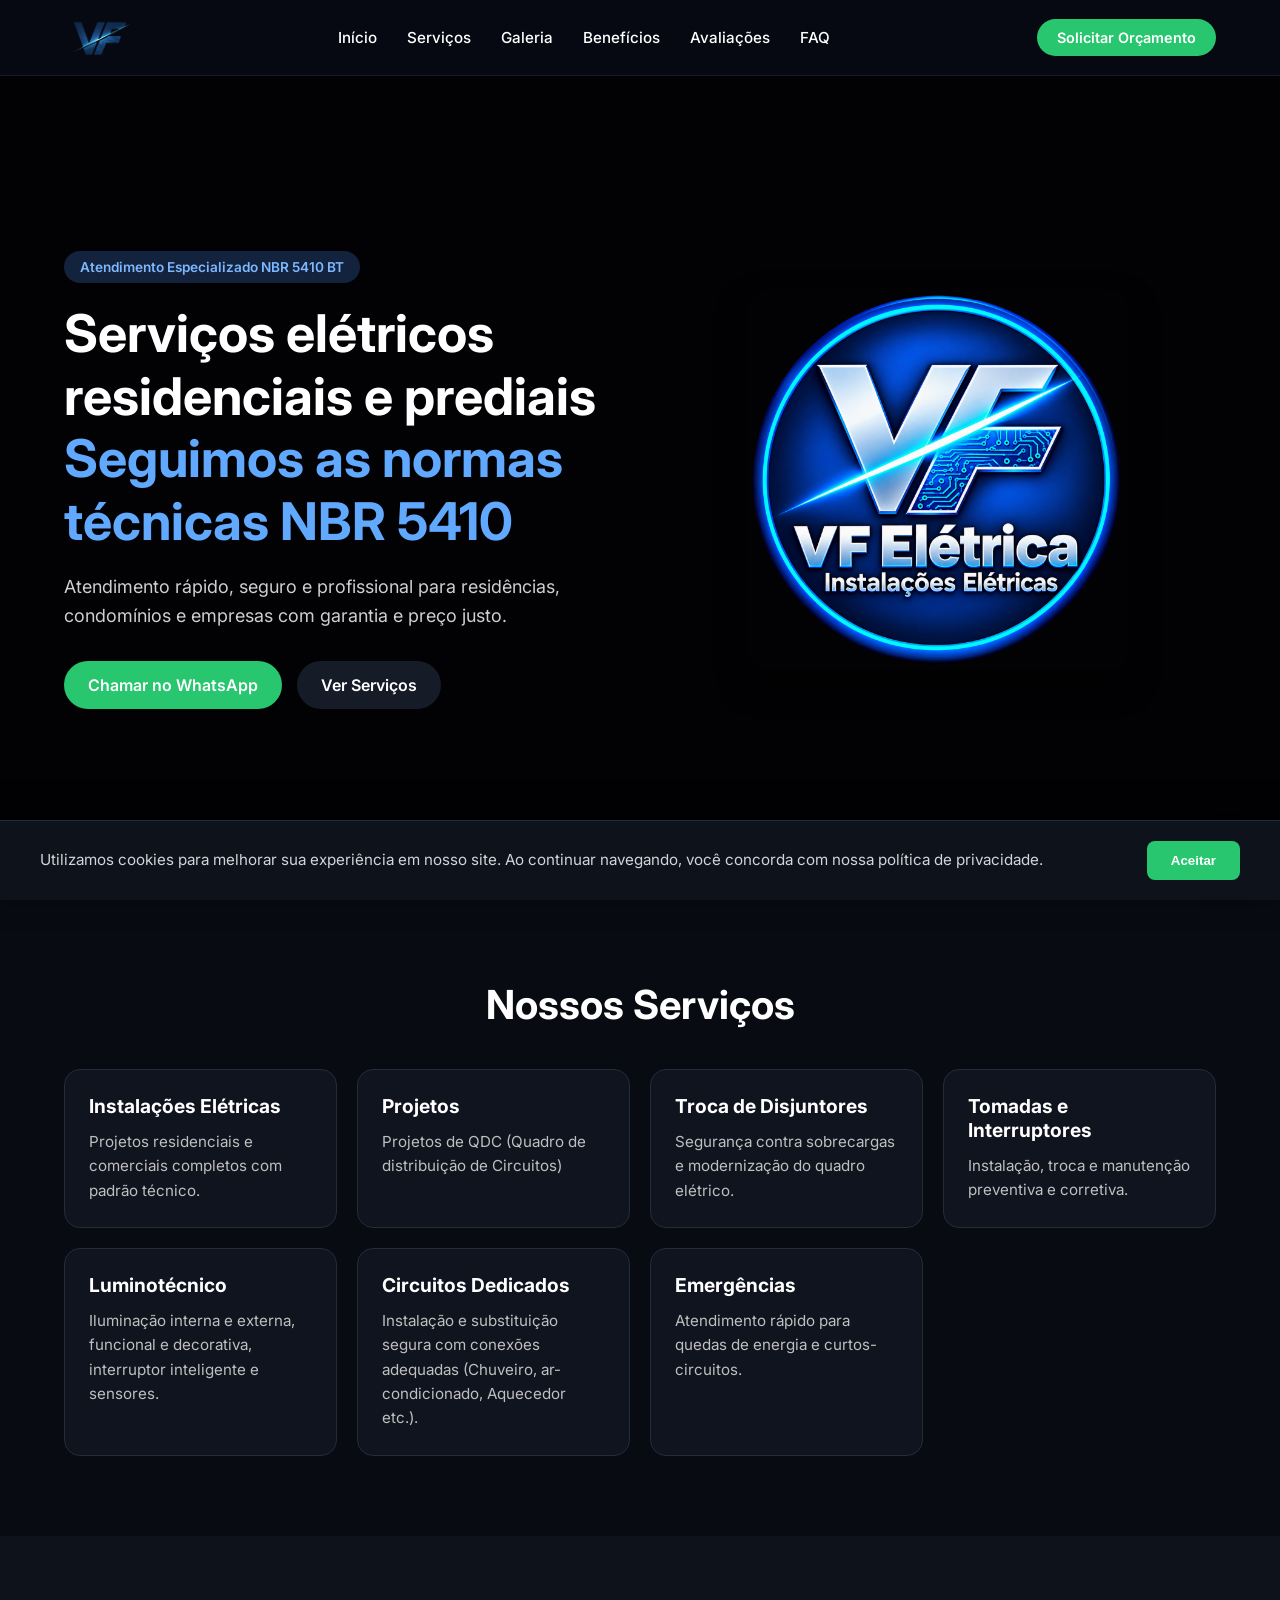
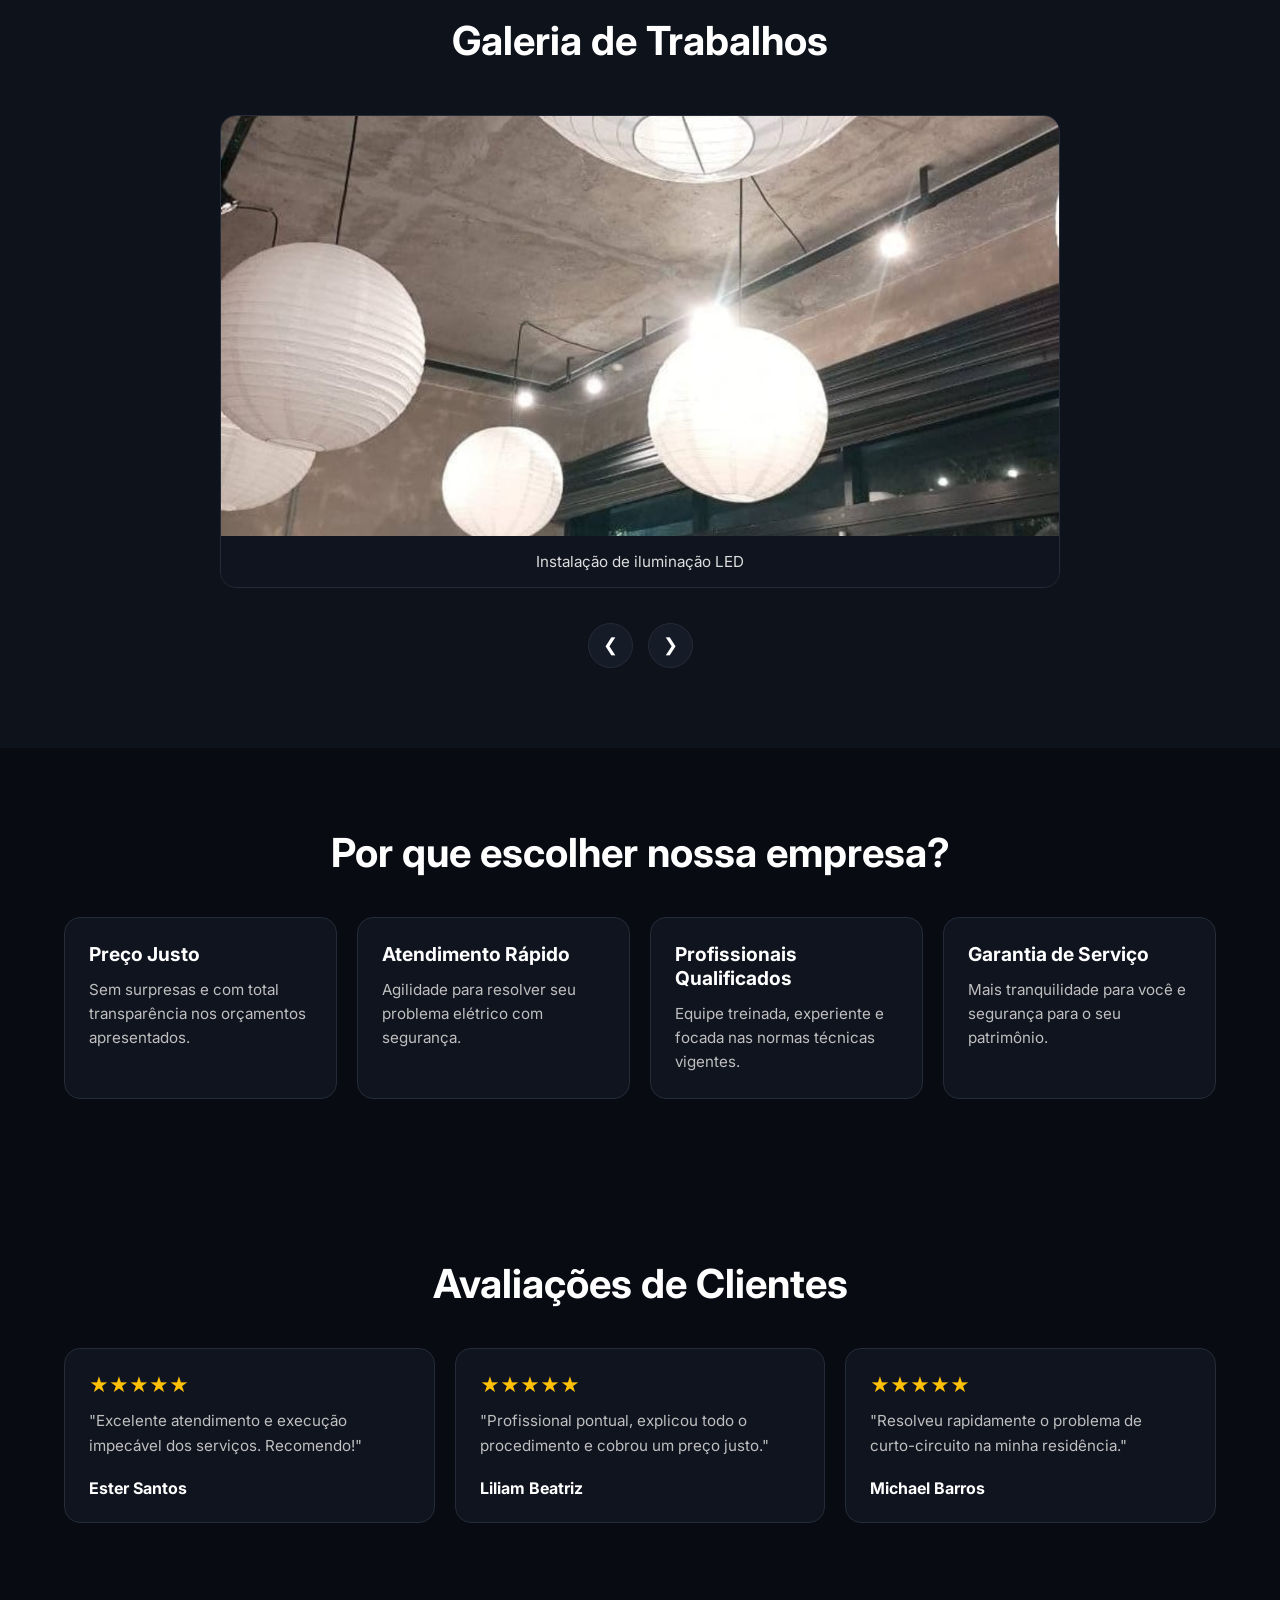
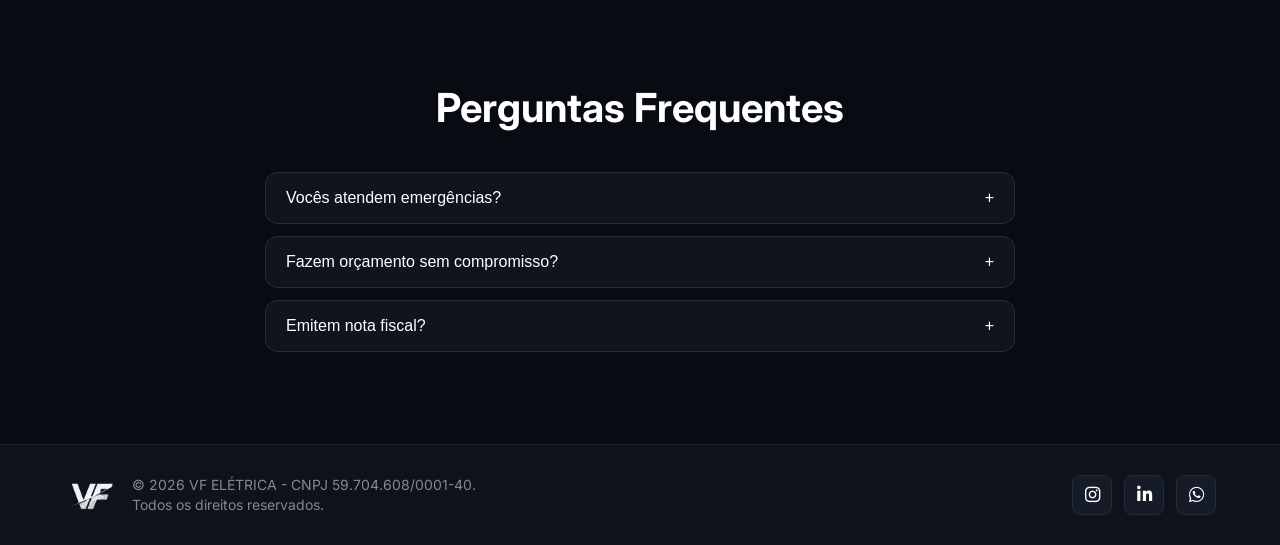
<file: index.html>
<!DOCTYPE html>
<html lang="pt-BR">
<head>
    <meta charset="UTF-8">
    <meta name="viewport" content="width=device-width, initial-scale=1.0">
    
    <!-- SEO & METATAGS AVANÇADAS -->
    <title>VF Elétrica | Eletricista Residencial e Predial (NBR 5410)</title>
    <link rel="icon" href="logopeq.png" type="image/png">
    <meta name="description" content="Eletricista residencial e predial especializado em instalações, manutenções, QDC e emergências com foco na norma NBR 5410. Atendimento seguro e rápido. Solicite orçamento!">
    <meta name="keywords" content="eletricista, eletricista residencial, eletricista predial, NBR 5410, instalação elétrica, troca de disjuntor, curto-circuito, QDC, VF Elétrica, Barueri, São Paulo">
    <meta name="author" content="VF Elétrica">
    <meta name="robots" content="index, follow">
    
    <!-- SEO Local -->
    <meta name="geo.region" content="BR-SP">
    <meta name="geo.placename" content="São Paulo">

    <!-- Open Graph / WhatsApp / Redes Sociais Preview -->
    <meta property="og:title" content="VF Elétrica | Serviços Elétricos Especializados">
    <meta property="og:description" content="Atendimento rápido, seguro e profissional para residências e condomínios seguindo as normas NBR 5410.">
    <meta property="og:type" content="website">
    <meta property="og:locale" content="pt_BR">
    <meta property="og:site_name" content="VF Elétrica">
    <meta property="og:image" content="circulovfv2.png">

    <!-- Dados Estruturados (Schema.org) para o Google -->
    <script type="application/ld+json">
    {
      "@context": "https://schema.org",
      "@type": "Electrician",
      "name": "VF Elétrica",
      "image": "circulovfv2.png",
      "telephone": "+55-11-99024-7714",
      "url": "",
      "address": {
        "@type": "PostalAddress",
        "addressLocality": "São Paulo",
        "addressRegion": "SP",
        "addressCountry": "BR"
      },
      "priceRange": "$$",
      "openingHours": "Mo-Su 00:00-23:59"
    }
    </script>

    <!-- Google Fonts & Font Awesome Icons -->
    <link rel="preconnect" href="https://fonts.googleapis.com">
    <link rel="preconnect" href="https://fonts.gstatic.com" crossorigin>
    <link href="https://fonts.googleapis.com/css2?family=Inter:wght@300;400;500;600;700;800&display=swap" rel="stylesheet">
    <link rel="stylesheet" href="https://cdnjs.cloudflare.com/ajax/libs/font-awesome/6.5.1/css/all.min.css">

    <!-- Vinculação do CSS Externo -->
    <link rel="stylesheet" href="style.css">
</head>
<body>

<header>
    <div class="container nav">
        <a href="#inicio" class="logo">
            <img src="logopeq1.png" alt="VF Elétrica Logo">
        </a>

        <button class="menu-mobile-btn" id="menuBtn" aria-label="Abrir Menu Mobile">
            ☰
        </button>

        <nav id="menu">
            <a href="#inicio">Início</a>
            <a href="#servicos">Serviços</a>
            <a href="#galeria">Galeria</a>
            <a href="#beneficios">Benefícios</a>
            <a href="#avaliacoes">Avaliações</a>
            <a href="#faq">FAQ</a>
        </nav>

        <a href="https://wa.me/5511990247714?text=Olá,%20gostaria%20de%20solicitar%20um%20orçamento." class="btn-topo" target="_blank">
            Solicitar Orçamento
        </a>
    </div>
</header>

<section id="inicio" class="hero">
    <div class="container hero-content">
        <div>
            <div class="badge">
                Atendimento Especializado NBR 5410 BT
            </div>

            <h1>
                Serviços elétricos residenciais e prediais <br>
                <span>Seguimos as normas técnicas NBR 5410</span>
            </h1>

            <p>
                Atendimento rápido, seguro e profissional para residências,
                condomínios e empresas com garantia e preço justo.
            </p>

            <div class="botoes">
                <a href="https://wa.me/5511990247714?text=Olá,%20gostaria%20de%20chamar%20no%20WhatsApp." class="btn-whats" target="_blank">Chamar no WhatsApp</a>
                <a href="#servicos" class="btn-servicos">Ver Serviços</a>
            </div>
        </div>

        <div class="hero-image">
            <img src="circulovfv2.png" alt="VF Elétrica Atendimento Técnico">
        </div>
    </div>
</section>

<section id="servicos">
    <div class="container">
        <h2>Nossos Serviços</h2>
        <div class="cards">
            <div class="card">
                <h3>Instalações Elétricas</h3>
                <p>Projetos residenciais e comerciais completos com padrão técnico.</p>
            </div>
            <div class="card">
                <h3>Projetos</h3>
                <p>Projetos de QDC (Quadro de distribuição de Circuitos)</p>
            </div>
            <div class="card">
                <h3>Troca de Disjuntores</h3>
                <p>Segurança contra sobrecargas e modernização do quadro elétrico.</p>
            </div>
            <div class="card">
                <h3>Tomadas e Interruptores</h3>
                <p>Instalação, troca e manutenção preventiva e corretiva.</p>
            </div>
            <div class="card">
                <h3>Luminotécnico</h3>
                <p>Iluminação interna e externa, funcional e decorativa, interruptor inteligente e sensores.</p>
            </div>
            <div class="card">
                <h3>Circuitos Dedicados</h3>
                <p>Instalação e substituição segura com conexões adequadas (Chuveiro, ar-condicionado, Aquecedor etc.).</p>
            </div>
            <div class="card">
                <h3>Emergências</h3>
                <p>Atendimento rápido para quedas de energia e curtos-circuitos.</p>
            </div>
        </div>
    </div>
</section>

<section id="galeria" class="galeria-section">
    <div class="container">
        <h2>Galeria de Trabalhos</h2>
        <div class="carousel-wrapper">
            <div class="carousel" id="carousel">
                <div class="carousel-item">
                    <img src="carrossel.jpeg" alt="Instalação de Quadro Elétrico">
                    <div class="carousel-caption">Instalação de iluminação LED</div>
                </div>
                <div class="carousel-item">
                    <img src="carrossel2.jpeg" alt="Manutenção Elétrica Residencial">
                    <div class="carousel-caption">Luminaria japonesa</div>
                </div>
                <div class="carousel-item">
                    <img src="carrossel3.jpeg" alt="Projetos de Iluminação">
                    <div class="carousel-caption">Escada iluminação LED com acionamento por sensores</div>
                </div>
            </div>
            
            <div class="carousel-controls">
                <button class="carousel-btn" id="prevBtn" aria-label="Foto anterior">&#10094;</button>
                <button class="carousel-btn" id="nextBtn" aria-label="Próxima foto">&#10095;</button>
            </div>
        </div>
    </div>
</section>

<section id="beneficios">
    <div class="container">
        <h2>Por que escolher nossa empresa?</h2>
        <div class="cards">
            <div class="card">
                <h3>Preço Justo</h3>
                <p>Sem surpresas e com total transparência nos orçamentos apresentados.</p>
            </div>
            <div class="card">
                <h3>Atendimento Rápido</h3>
                <p>Agilidade para resolver seu problema elétrico com segurança.</p>
            </div>
            <div class="card">
                <h3>Profissionais Qualificados</h3>
                <p>Equipe treinada, experiente e focada nas normas técnicas vigentes.</p>
            </div>
            <div class="card">
                <h3>Garantia de Serviço</h3>
                <p>Mais tranquilidade para você e segurança para o seu patrimônio.</p>
            </div>
        </div>
    </div>
</section>

<section id="avaliacoes" class="avaliacoes">
    <div class="container">
        <h2>Avaliações de Clientes</h2>
        <div class="cards">
            <div class="card">
                <div class="estrelas">★★★★★</div>
                <p>"Excelente atendimento e execução impecável dos serviços. Recomendo!"</p>
                <br>
                <strong>Ester Santos</strong>
            </div>
            <div class="card">
                <div class="estrelas">★★★★★</div>
                <p>"Profissional pontual, explicou todo o procedimento e cobrou um preço justo."</p>
                <br>
                <strong>Liliam Beatriz</strong>
            </div>
            <div class="card">
                <div class="estrelas">★★★★★</div>
                <p>"Resolveu rapidamente o problema de curto-circuito na minha residência."</p>
                <br>
                <strong>Michael Barros</strong>
            </div>
        </div>
    </div>
</section>

<section id="faq">
    <div class="container">
        <h2>Perguntas Frequentes</h2>
        <div class="faq-container">
            <div class="faq-item">
                <button class="faq-btn">Vocês atendem emergências? <span>+</span></button>
                <div class="faq-content">
                    Sim, realizamos atendimentos emergenciais conforme disponibilidade na região.
                </div>
            </div>

            <div class="faq-item">
                <button class="faq-btn">Fazem orçamento sem compromisso? <span>+</span></button>
                <div class="faq-content">
                    Sim, entre em contato pelo WhatsApp para avaliarmos a sua demanda.
                </div>
            </div>

            <div class="faq-item">
                <button class="faq-btn">Emitem nota fiscal? <span>+</span></button>
                <div class="faq-content">
                    Sim, emitimos nota fiscal para os serviços prestados.
                </div>
            </div>
        </div>
    </div>
</section>

<footer>
    <div class="container footer-content">
        <div class="footer-info">
            <img src="logopeq.png" alt="VF Elétrica Logo" class="footer-logo">
            <div class="footer-text">
                © 2026 VF ELÉTRICA - CNPJ 59.704.608/0001-40.<br>
                Todos os direitos reservados.
            </div>
        </div>

        <div class="social-links">
            <a href="https://www.instagram.com/vfeletrica2024/" class="social-btn" target="_blank" aria-label="Instagram">
                <i class="fab fa-instagram"></i>
            </a>
            <a href="https://www.linkedin.com/in/vfeletrica/" class="social-btn" target="_blank" aria-label="LinkedIn">
                <i class="fab fa-linkedin-in"></i>
            </a>
            <a href="https://wa.me/5511990247714" class="social-btn" target="_blank" aria-label="WhatsApp">
                <i class="fab fa-whatsapp"></i>
            </a>
        </div>
    </div>
</footer>

<a href="https://wa.me/5511990247714?text=Olá,%20preciso%20de%20um%20eletricista." class="whatsapp-float" target="_blank" aria-label="Contato via WhatsApp">
    <span class="icon">💬</span>
</a>

<!-- Vinculação do JavaScript Externo com defer para otimizar carregamento -->
<script src="script.js" defer></script>

<!-- Banner de Cookies LGPD -->
    <div id="cookie-banner" class="cookie-banner">
        <div class="cookie-content">
            <p>Utilizamos cookies para melhorar sua experiência em nosso site. Ao continuar navegando, você concorda com nossa política de privacidade.</p>
        <div class="cookie-buttons">
            <button id="accept-cookies" class="btn-cookie-accept">Aceitar</button>
        </div>
        </div>
        </div>
    </body>
</html>
</file>
<file: style.css>
* {
    margin: 0;
    padding: 0;
    box-sizing: border-box;
}

html {
    scroll-behavior: smooth;
}

body {
    font-family: 'Inter', sans-serif;
    background: #080b12;
    color: #fff;
    -webkit-font-smoothing: antialiased;
    overflow-x: hidden;
}

.container {
    width: 90%;
    max-width: 1200px;
    margin: auto;
}

/* Header & Navegação */
header {
    position: fixed;
    top: 0;
    left: 0;
    width: 100%;
    z-index: 999;
    background: rgba(7, 10, 18, 0.95);
    backdrop-filter: blur(12px);
    border-bottom: 1px solid rgba(255, 255, 255, .08);
}

.nav {
    display: flex;
    justify-content: space-between;
    align-items: center;
    height: 75px;
}

.logo {
    display: flex;
    align-items: center;
    gap: 10px;
    text-decoration: none;
    color: #61a9ff;
    font-weight: 800;
    font-size: 1.2rem;
}

.logo img {
    height: 45px;
    width: auto;
    object-fit: contain;
}

nav {
    display: flex;
    justify-content: center;
    gap: 30px;
}

nav a {
    color: #fff;
    text-decoration: none;
    font-weight: 500;
    font-size: 0.95rem;
    transition: color .3s;
}

nav a:hover {
    color: #61a9ff;
}

.btn-topo {
    text-decoration: none;
    background: #28c76f;
    color: #fff;
    padding: 10px 20px;
    border-radius: 999px;
    font-weight: 600;
    font-size: 0.9rem;
    transition: background .3s, transform .2s;
}

.btn-topo:hover {
    background: #23b363;
    transform: translateY(-2px);
}

.menu-mobile-btn {
    display: none;
    background: none;
    border: none;
    color: #fff;
    font-size: 1.8rem;
    cursor: pointer;
    padding: 5px;
}

/* Hero Section */
.hero {
    min-height: 100vh;
    padding-top: 100px;
    padding-bottom: 40px;
    display: flex;
    align-items: center;
    background: linear-gradient(rgba(0,0,0,.8), rgba(0,0,0,.8)),
                url('https://images.unsplash.com/photo-1581092160607-ee22621dd758?auto=format&fit=crop&w=1600&q=80');
    background-size: cover;
    background-position: center;
}

.hero-content {
    display: grid;
    grid-template-columns: 1fr 1fr;
    gap: 40px;
    align-items: center;
}

.badge {
    display: inline-block;
    background: #13233d;
    color: #7db8ff;
    padding: 8px 16px;
    border-radius: 30px;
    margin-bottom: 20px;
    font-size: 0.85rem;
    font-weight: 600;
}

.hero h1 {
    font-size: clamp(2rem, 5vw, 3.25rem);
    line-height: 1.2;
    margin-bottom: 20px;
}

.hero h1 span {
    color: #61a9ff;
}

.hero p {
    color: #cfcfcf;
    font-size: clamp(1rem, 2vw, 1.125rem);
    line-height: 1.6;
    margin-bottom: 30px;
}

.botoes {
    display: flex;
    gap: 15px;
    flex-wrap: wrap;
}

.btn-whats {
    background: #28c76f;
    color: #fff;
    text-decoration: none;
    padding: 14px 24px;
    border-radius: 999px;
    font-weight: 600;
    text-align: center;
    transition: background .3s, transform .2s;
}

.btn-whats:hover {
    background: #23b363;
    transform: translateY(-2px);
}

.btn-servicos {
    background: #151c28;
    color: #fff;
    text-decoration: none;
    padding: 14px 24px;
    border-radius: 999px;
    font-weight: 600;
    text-align: center;
    transition: background .3s;
}

.btn-servicos:hover {
    background: #1e2738;
}

.hero-image {
    display: flex;
    justify-content: center;
}

.hero-image img {
    width: 100%;
    max-width: 380px;
    border-radius: 20px;
    object-fit: cover;
    box-shadow: 0 15px 30px rgba(0,0,0,0.5);
}

/* Seções Gerais */
section {
    padding: 80px 0;
}

h2 {
    text-align: center;
    font-size: clamp(1.75rem, 4vw, 2.5rem);
    margin-bottom: 40px;
}

.cards {
    display: grid;
    grid-template-columns: repeat(auto-fit, minmax(250px, 1fr));
    gap: 20px;
}

.card {
    background: #10141f;
    border: 1px solid #252b38;
    border-radius: 16px;
    padding: 24px;
    transition: transform .3s, border-color .3s;
}

.card:hover {
    transform: translateY(-4px);
    border-color: #61a9ff;
}

.card h3 {
    margin-bottom: 12px;
    font-size: 1.2rem;
}

.card p {
    color: #bfbfbf;
    line-height: 1.6;
    font-size: 0.95rem;
}

/* Seção do Carrossel / Galeria */
.galeria-section {
    background: #0d121b;
}

.carousel-wrapper {
    position: relative;
    max-width: 850px;
    margin: 0 auto;
}

.carousel {
    display: flex;
    gap: 20px;
    overflow-x: auto;
    scroll-snap-type: x mandatory;
    scroll-behavior: smooth;
    scrollbar-width: none;
    -ms-overflow-style: none;
    padding: 10px 5px;
}

.carousel::-webkit-scrollbar {
    display: none;
}

.carousel-item {
    flex: 0 0 100%;
    scroll-snap-align: center;
    border-radius: 16px;
    overflow: hidden;
    border: 1px solid #252b38;
    background: #10141f;
}

.carousel-item img {
    width: 100%;
    height: 420px;
    object-fit: cover;
    display: block;
}

.carousel-caption {
    padding: 16px;
    background: #10141f;
    text-align: center;
    font-size: 0.95rem;
    color: #ddd;
}

.carousel-controls {
    display: flex;
    justify-content: center;
    gap: 15px;
    margin-top: 25px;
}

.carousel-btn {
    background: #151c28;
    border: 1px solid #252b38;
    color: #fff;
    width: 45px;
    height: 45px;
    border-radius: 50%;
    cursor: pointer;
    font-size: 1.1rem;
    display: flex;
    align-items: center;
    justify-content: center;
    transition: background .3s, border-color .3s, transform .2s;
}

.carousel-btn:hover {
    background: #61a9ff;
    border-color: #61a9ff;
    color: #080b12;
    transform: scale(1.05);
}

.avaliacoes {
    background: #080b12;
}

.estrelas {
    color: #ffc107;
    font-size: 1.2rem;
    margin-bottom: 12px;
}

/* FAQ Accordion */
.faq-container {
    max-width: 750px;
    margin: 0 auto;
}

.faq-item {
    margin-bottom: 12px;
}

.faq-btn {
    width: 100%;
    text-align: left;
    background: #10141f;
    border: 1px solid #252b38;
    color: #fff;
    padding: 16px 20px;
    border-radius: 12px;
    cursor: pointer;
    font-size: 1rem;
    font-weight: 500;
    display: flex;
    justify-content: space-between;
    align-items: center;
}

.faq-content {
    display: none;
    background: #171d29;
    padding: 18px 20px;
    border-radius: 0 0 12px 12px;
    line-height: 1.6;
    color: #ccc;
    font-size: 0.95rem;
    border: 1px solid #252b38;
    border-top: none;
}

/* Rodapé */
footer {
    background: #0d121b;
    border-top: 1px solid rgba(255,255,255,.08);
    padding: 30px 0;
    color: #888;
    font-size: 0.875rem;
}

.footer-content {
    display: flex;
    justify-content: space-between;
    align-items: center;
    flex-wrap: wrap;
    gap: 20px;
}

.footer-info {
    display: flex;
    align-items: center;
    gap: 15px;
}

.footer-logo {
    height: 35px;
    width: auto;
}

.footer-text {
    line-height: 1.4;
}

.social-links {
    display: flex;
    gap: 12px;
    align-items: center;
}

.social-btn {
    display: inline-flex;
    align-items: center;
    justify-content: center;
    width: 40px;
    height: 40px;
    background: #151c28;
    border: 1px solid #252b38;
    border-radius: 8px;
    color: #fff;
    text-decoration: none;
    font-size: 1.1rem;
    transition: background .3s, border-color .3s, transform .2s;
}

.social-btn:hover {
    background: #61a9ff;
    border-color: #61a9ff;
    color: #080b12;
    transform: translateY(-2px);
}

/* Botão Flutuante do WhatsApp */
.whatsapp-float {
    position: fixed;
    bottom: 20px;
    right: 20px;
    background: #25D366;
    color: #fff;
    text-decoration: none;
    display: flex;
    align-items: center;
    gap: 8px;
    padding: 12px 18px;
    border-radius: 50px;
    font-weight: 700;
    font-size: 0.95rem;
    box-shadow: 0 8px 20px rgba(0,0,0,.4);
    z-index: 1000;
    animation: pulse 2s infinite;
}

.whatsapp-float span.icon {
    font-size: 1.4rem;
}

@keyframes pulse {
    0% { transform: scale(1); }
    50% { transform: scale(1.05); }
    100% { transform: scale(1); }
}

/* ========================================== */
/* ESTILO DO BANNER DE COOKIES (LGPD)         */
/* ========================================== */
.cookie-banner {
    position: fixed;
    bottom: 0;
    left: 0;
    width: 100%;
    background: #0d121b;
    border-top: 1px solid #252b38;
    color: #fff;
    padding: 20px;
    z-index: 99999;
    box-shadow: 0 -5px 25px rgba(0, 0, 0, 0.6);
    display: none; /* Controlado via JS para aparecer se não aceito */
    animation: slideUp 0.4s ease-out;
}

.cookie-content {
    max-width: 1200px;
    margin: 0 auto;
    display: flex;
    justify-content: space-between;
    align-items: center;
    gap: 20px;
    flex-wrap: wrap;
}

.cookie-content p {
    font-size: 0.95rem;
    color: #d1d5db;
    line-height: 1.5;
    flex: 1;
    min-width: 280px;
}

.cookie-buttons {
    display: flex;
    gap: 10px;
}

.btn-cookie-accept {
    background: #28c76f;
    color: #fff;
    border: none;
    padding: 12px 24px;
    border-radius: 8px;
    font-weight: 600;
    cursor: pointer;
    transition: background 0.3s, transform 0.2s;
}

.btn-cookie-accept:hover {
    background: #23b363;
    transform: translateY(-2px);
}

@keyframes slideUp {
    from { transform: translateY(100%); }
    to { transform: translateY(0); }
}

/* Ajustes Mobile */
@media (max-width: 768px) {
    .menu-mobile-btn {
        display: block;
    }

    .btn-topo {
        display: none;
    }

    nav {
        position: fixed;
        top: 0;
        right: -100%;
        width: 80%;
        max-width: 300px;
        height: 100vh;
        background: #0d121b;
        flex-direction: column;
        justify-content: flex-start;
        padding: 80px 30px;
        gap: 25px;
        border-left: 1px solid rgba(255,255,255,.1);
        transition: right 0.3s ease-in-out;
        z-index: 998;
    }

    nav.active {
        right: 0;
    }

    nav a {
        font-size: 1.1rem;
        text-align: left;
    }

    .hero-content {
        grid-template-columns: 1fr;
        text-align: center;
    }

    .botoes {
        flex-direction: column;
        width: 100%;
    }

    .btn-whats, .btn-servicos {
        width: 100%;
    }

    .hero-image img {
        max-width: 260px;
    }

    section {
        padding: 60px 0;
    }

    .carousel-item img {
        height: 300px;
    }

    .footer-content {
        flex-direction: column;
        text-align: center;
    }

    .footer-info {
        flex-direction: column;
    }

    /* Responsividade do Banner de Cookies no Mobile */
    .cookie-content {
        flex-direction: column;
        text-align: center;
    }

    .cookie-buttons {
        width: 100%;
        justify-content: center;
    }
}
</file>
